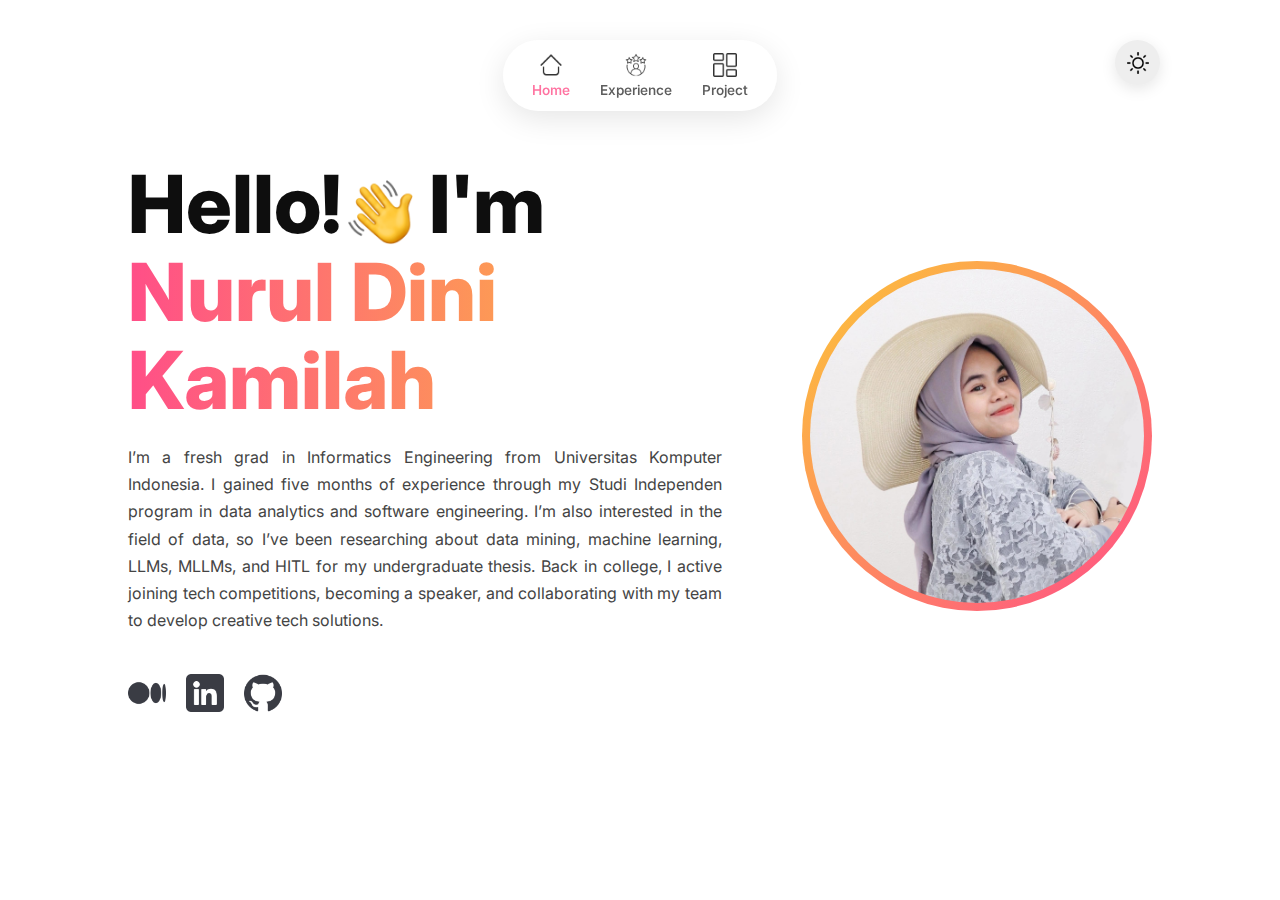
<file: index.html>
<!DOCTYPE html>
<html lang="en">
<head>
  <meta charset="UTF-8" />
  <meta name="viewport" content="width=device-width, initial-scale=1.0" />
  <title>Nurul Dini Portfolio</title>
  <link rel="stylesheet" href="style.css" />
  <link href="https://fonts.googleapis.com/css2?family=Inter:wght@400;500;700;800&display=swap" rel="stylesheet">
</head>
<body>

  <!-- Glass Navigation -->
  <nav class="navbar-glass">
    <ul class="nav-glass-menu">
      <li class="nav-item active">
        <img src="icons/home.png" alt="Home" class="nav-icon">
        <span>Home</span>
      </li>
      <li class="nav-item" onclick="location.href='experience.html'">
        <img src="icons/experience.png" alt="Experience" class="nav-icon">
        <span>Experience</span>
      </li>
      <li class="nav-item" onclick="location.href='project.html'">
        <img src="icons/project.png" alt="Project" class="nav-icon">
        <span>Project</span>
      </li>
    </ul>
  </nav>

  <!-- Theme toggle (pojok kanan atas) -->
  <div class="theme-toggle">
    <img id="theme-icon" src="icons/day.png" alt="Light mode icon">
  </div>

  <!-- Hero Section -->
  <section class="hero">
    <div class="hero-text">
      <h1>
        Hello!<img src="icons/wave.png" alt="wave" class="wave-icon"> I'm <br>
        <span class="highlight">Nurul Dini Kamilah</span>
      </h1>
      <p>I’m a fresh grad in Informatics Engineering from Universitas Komputer Indonesia. 
        I gained five months of experience through my Studi Independen program in data analytics and software engineering. 
        I’m also interested in the field of data, so I’ve been researching about data mining, machine learning, LLMs, MLLMs, and HITL for my undergraduate thesis. Back in college, I active joining tech competitions, becoming a speaker, and collaborating with my team to develop creative tech solutions.</p>
      <div class="social-links">
        <a href="https://medium.com/@nuruldinikamilah/" target="_blank">
            <img src="icons/medium.png" alt="Medium" class="social-icon">
        </a>
        <a href="https://www.linkedin.com/in/nuruldinikamilah" target="_blank">
            <img src="icons/linkedin.png" alt="LinkedIn" class="social-icon">
        </a>
        <a href="https://github.com/nuruldinikamilah" target="_blank">
            <img src="icons/github.png" alt="GitHub" class="social-icon">
        </a>
      </div>

    </div>

    <div class="hero-img">
      <img src="image/nurul.jpg" alt="Avatar" class="avatar" />
    </div>
  </section>

  <!-- Footer -->
  <footer>
    <p></p>
  </footer>

  <script src="script.js"></script>
</body>
</html>
</file>
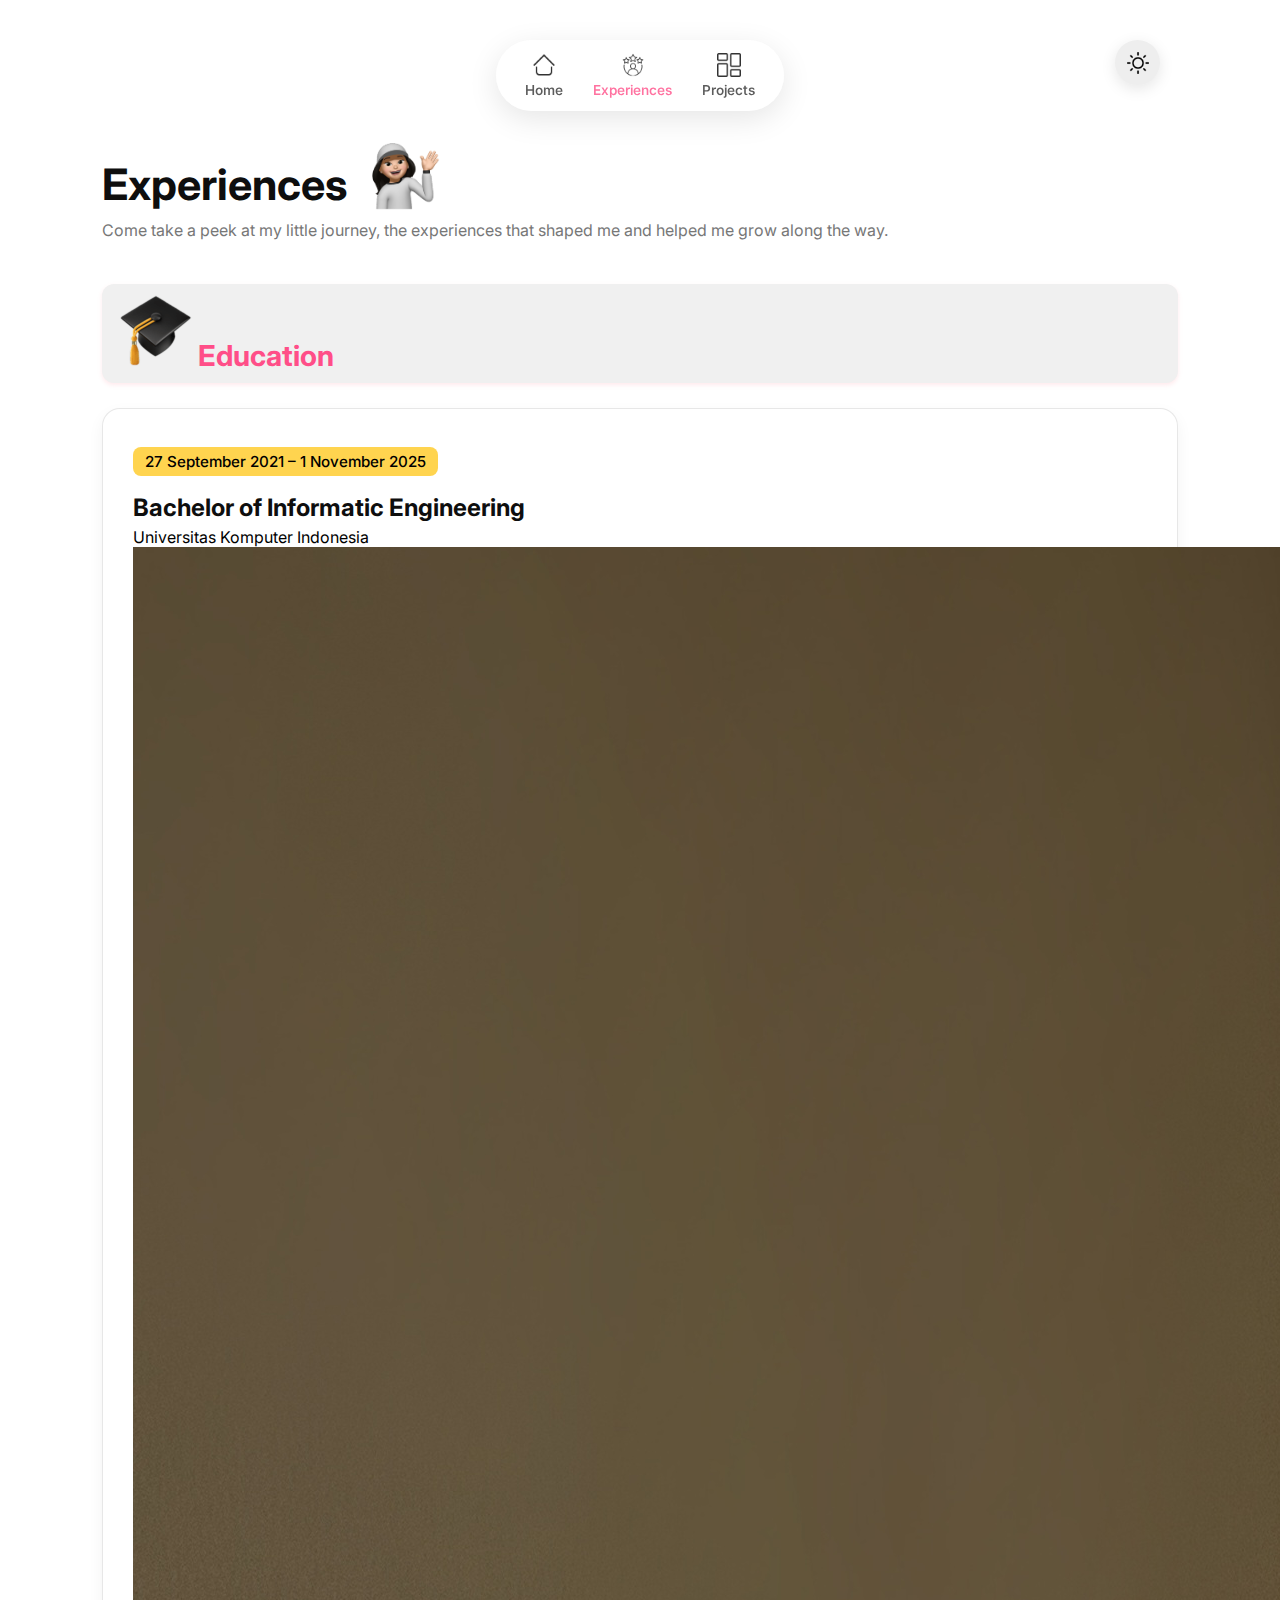
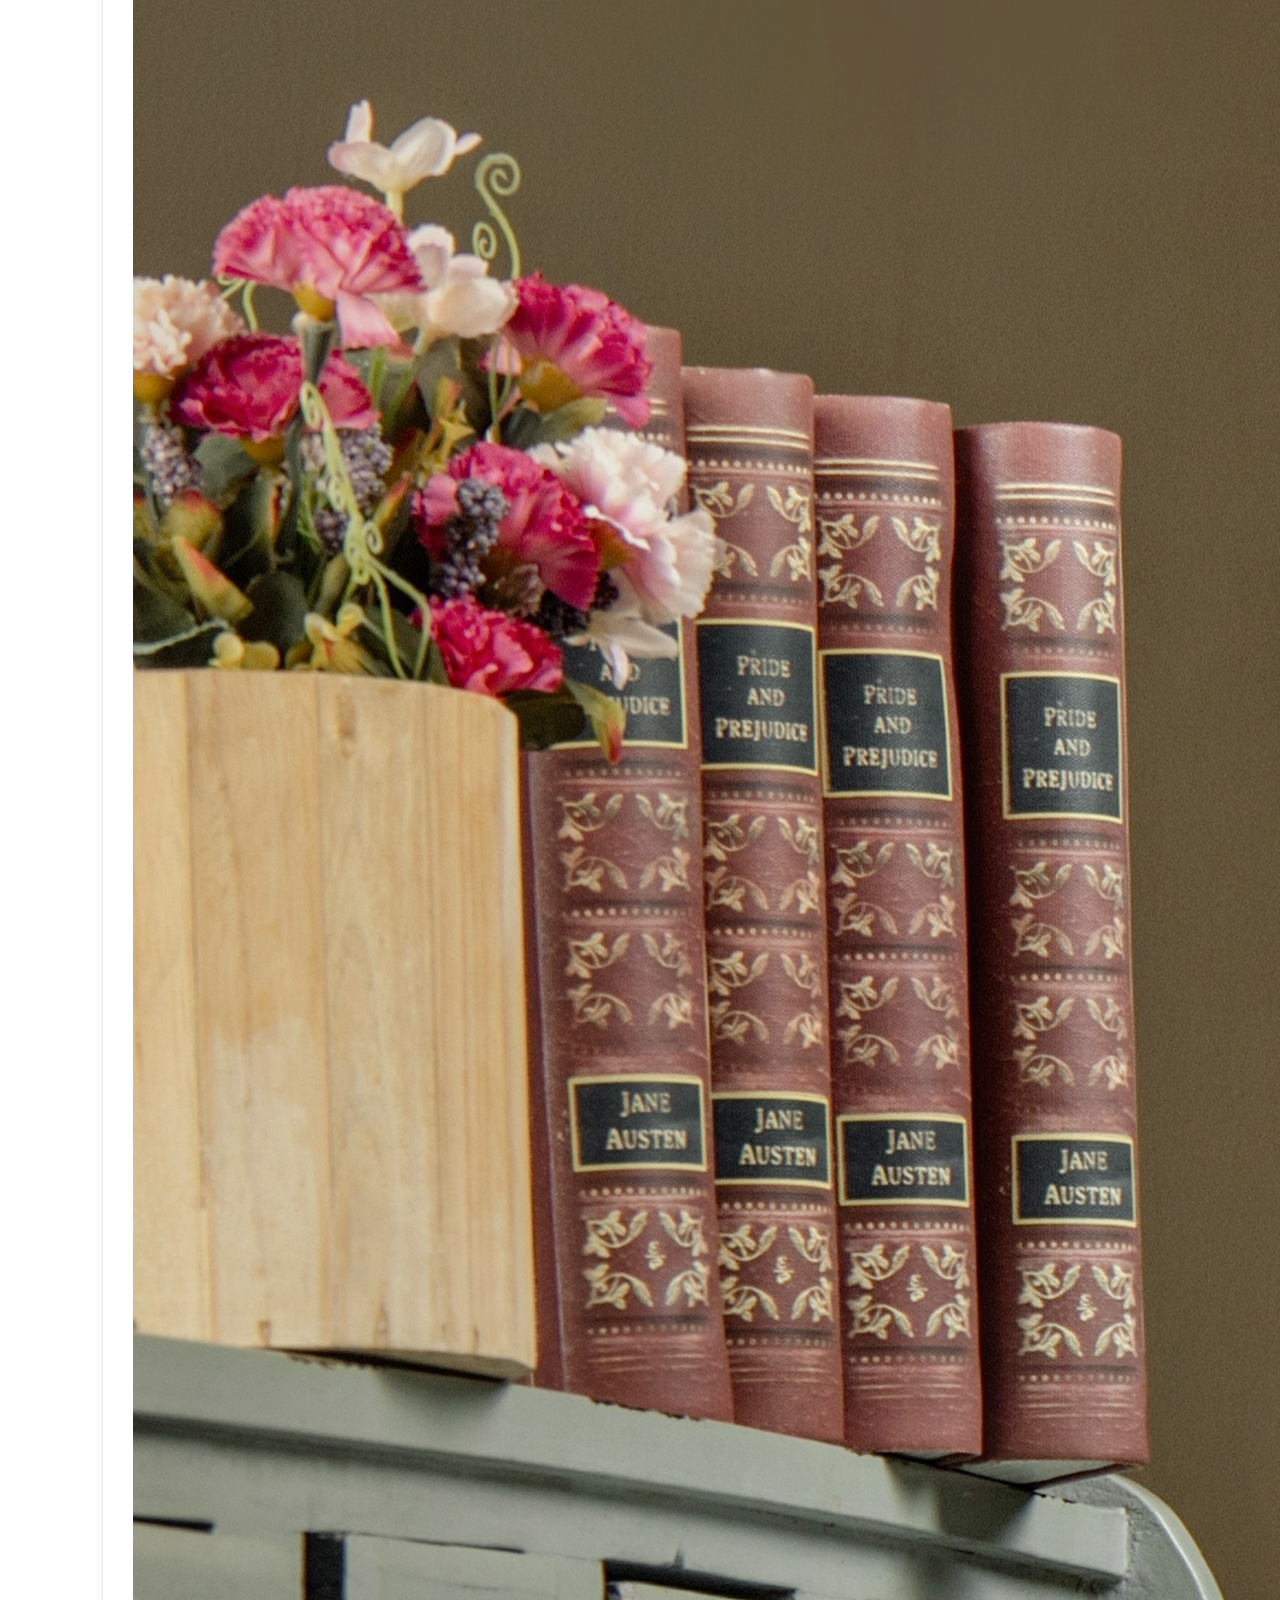
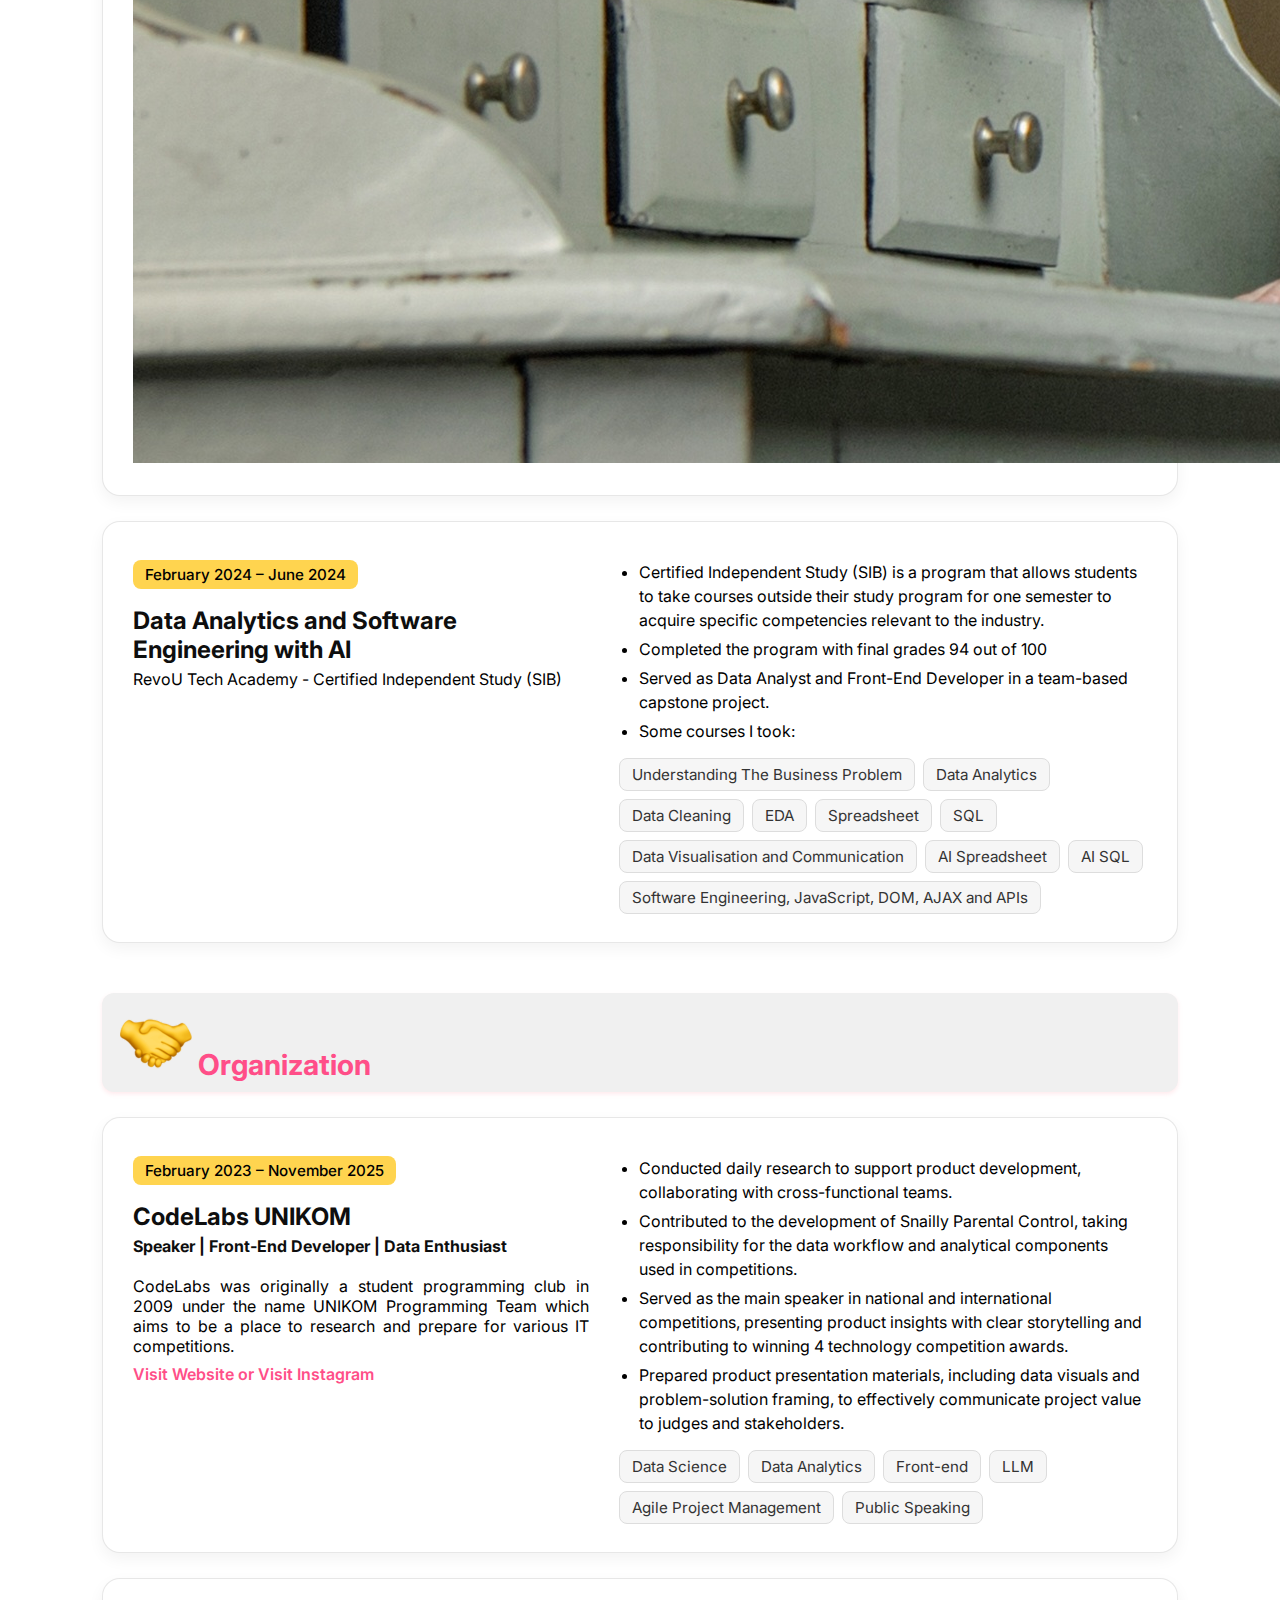
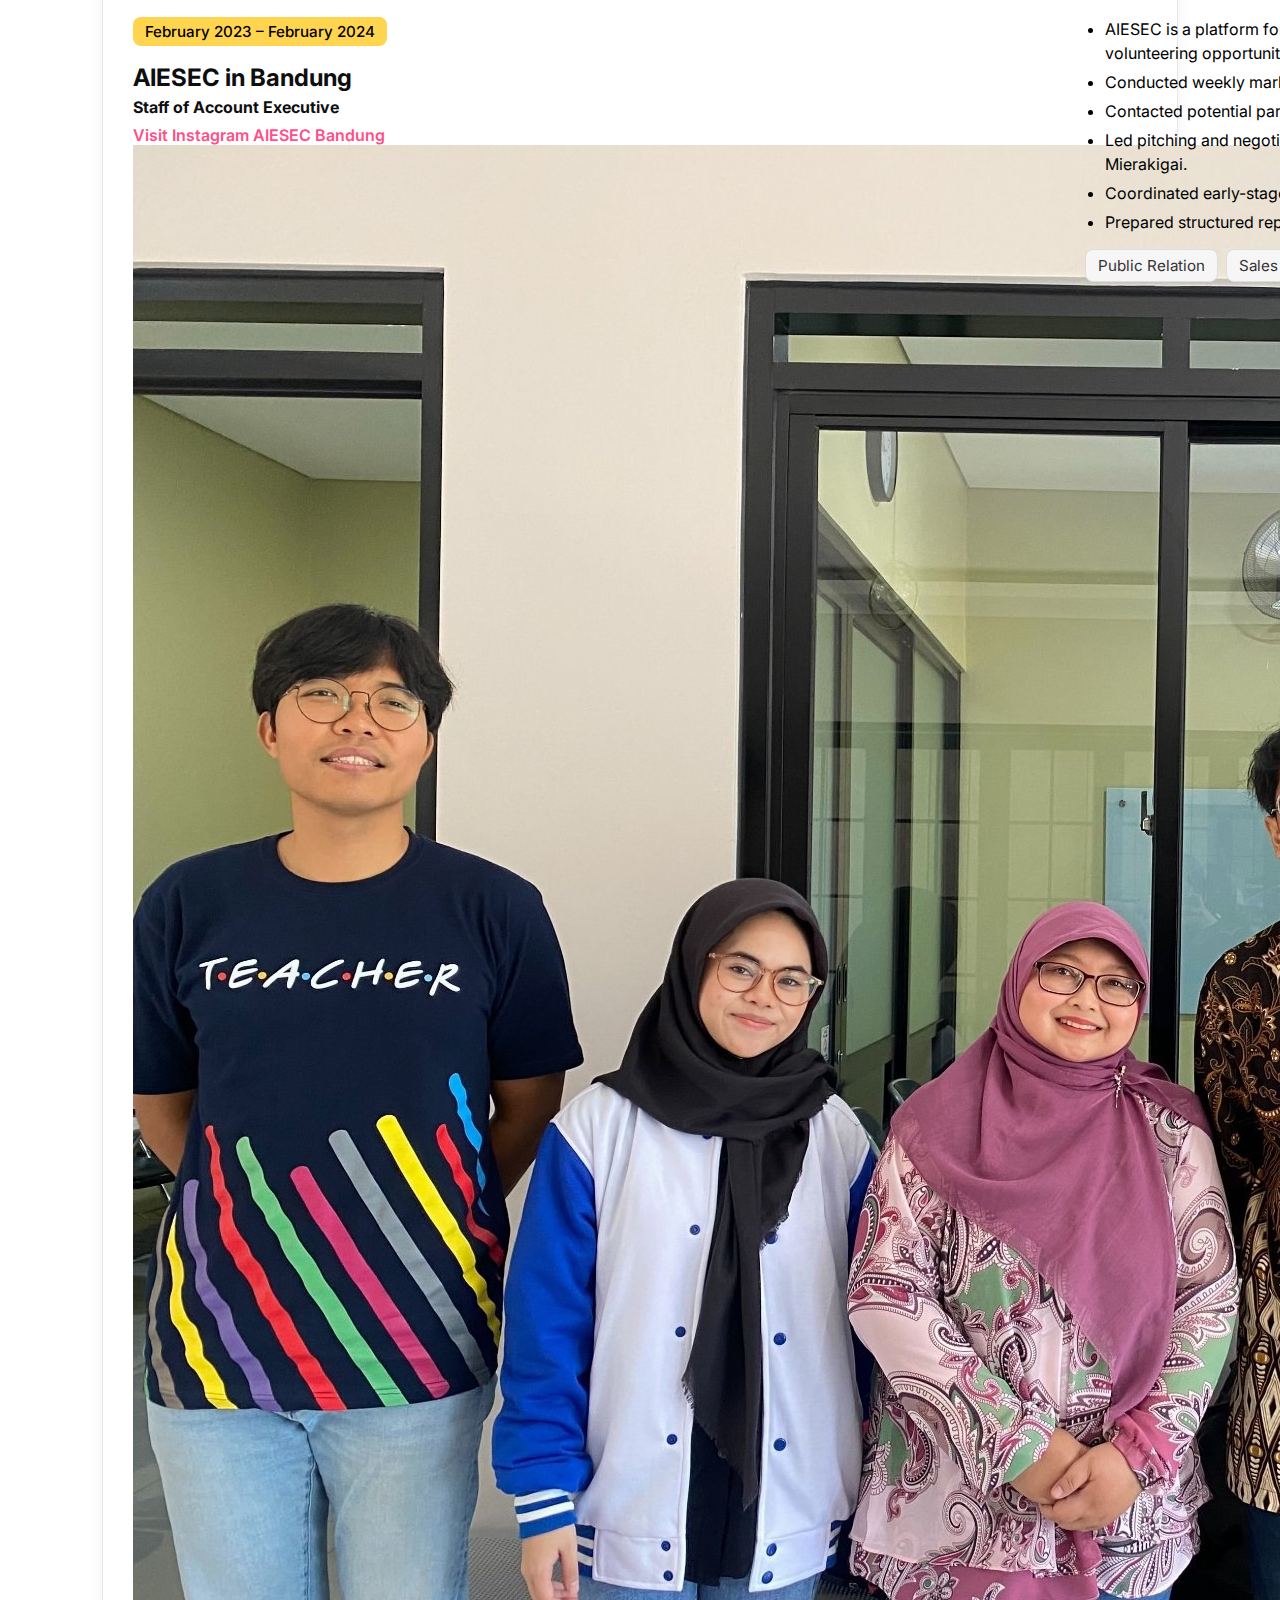
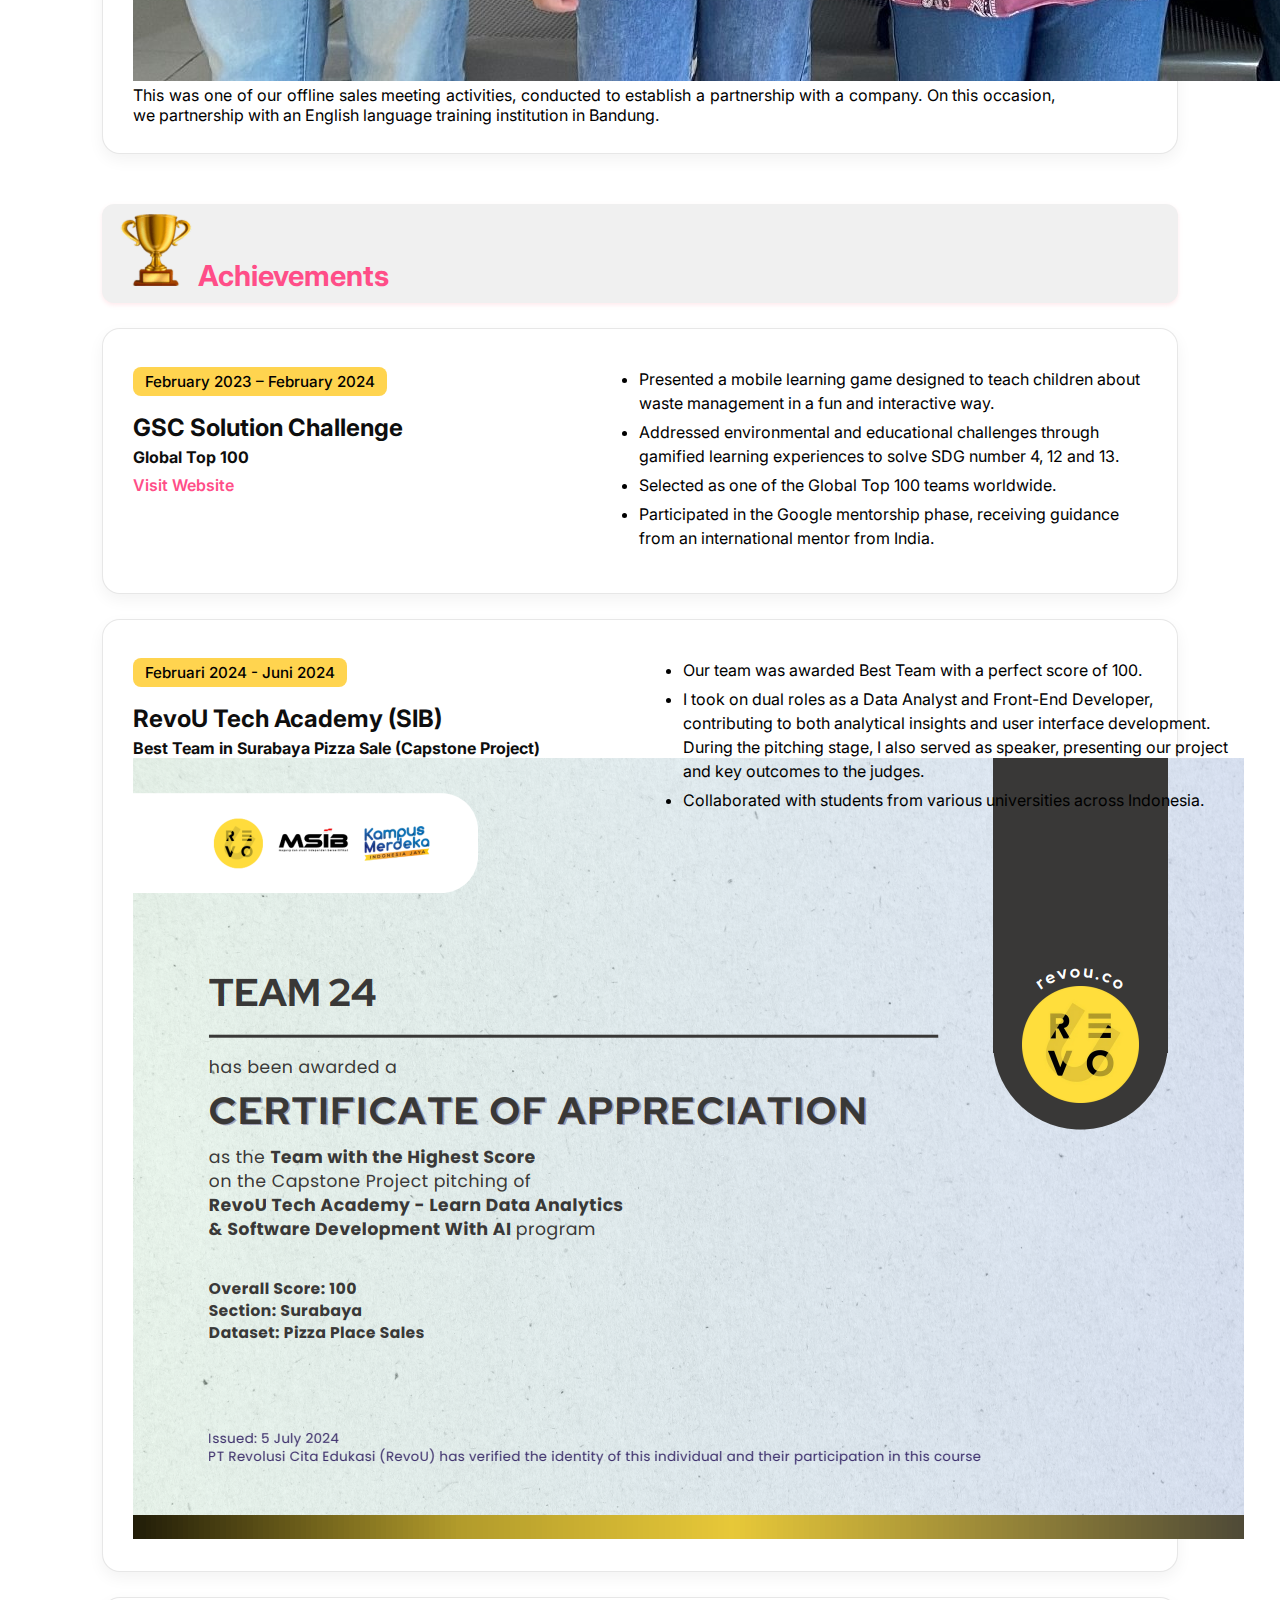
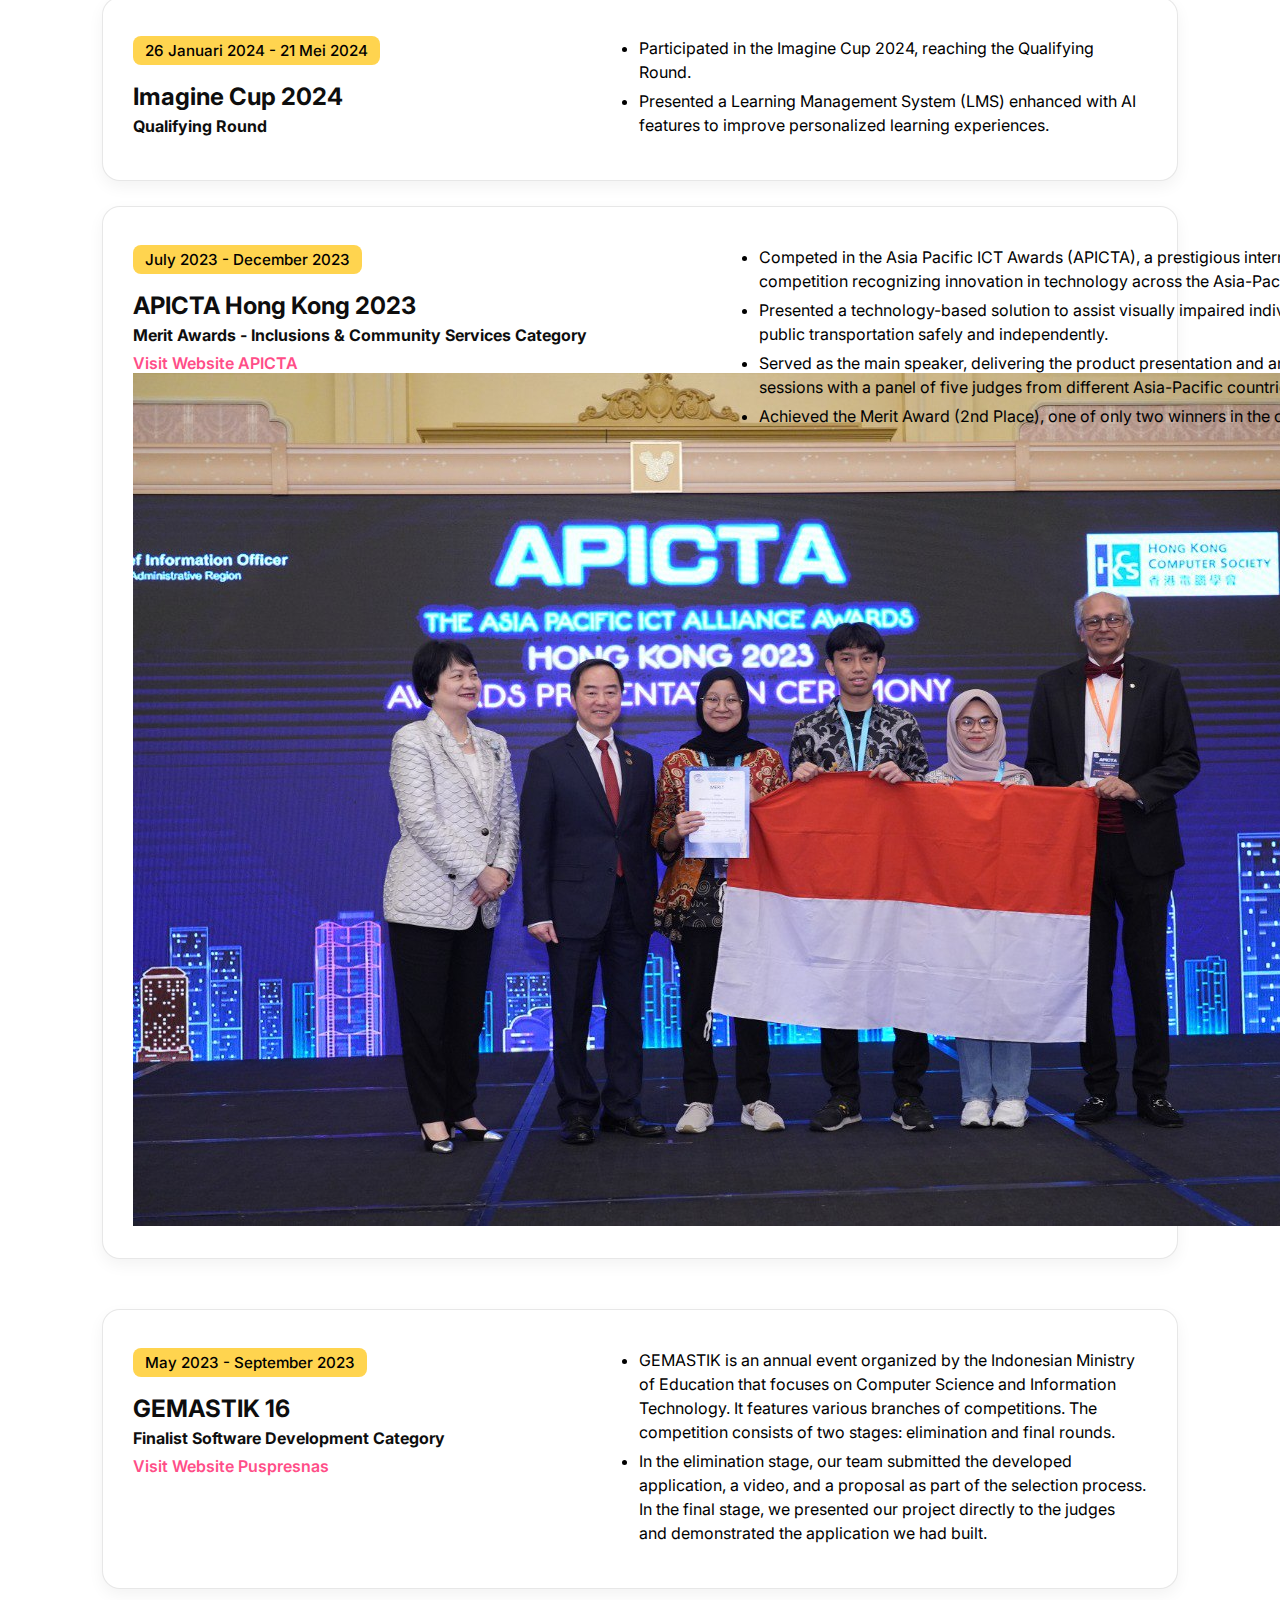
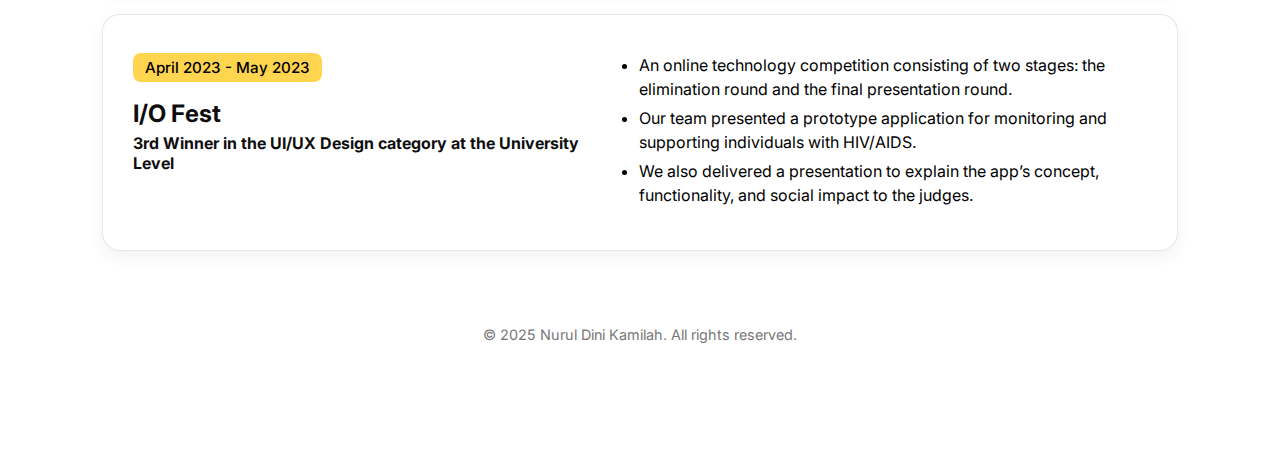
<file: experience.html>
<!DOCTYPE html>
<html lang="en">
<head>
  <meta charset="UTF-8" />
  <meta name="viewport" content="width=device-width, initial-scale=1.0" />
  <title>Experience | Nurul Dini Portfolio</title>
  <link rel="stylesheet" href="style.css" />
  <link href="https://fonts.googleapis.com/css2?family=Inter:wght@400;500;700;800&display=swap" rel="stylesheet">
</head>
<body>

  <!-- Glass Navigation -->
  <nav class="navbar-glass">
    <ul class="nav-glass-menu">
      <li class="nav-item" onclick="location.href='index.html'">
        <img src="icons/home.png" alt="Home" class="nav-icon">
        <span>Home</span>
      </li>
      <li class="nav-item active" onclick="location.href='experience.html'">
        <img src="icons/experience.png" alt="Experience" class="nav-icon">
        <span>Experiences</span>
      </li>
      <li class="nav-item" onclick="location.href='project.html'">
        <img src="icons/project.png" alt="Project" class="nav-icon">
        <span>Projects</span>
      </li>
    </ul>
  </nav>

  <!-- Theme Toggle -->
  <div class="theme-toggle">
    <img id="theme-icon" src="icons/day.png" alt="Light mode icon">
  </div>

  <!-- Experience Section -->
  <section class="experience-section">
    <h1 class="experience-title">Experiences <img src="image/girl4.png" alt="wave" class="girl-icon"></h1>
    <p class="experience-subtitle"> Come take a peek at my little journey, the experiences that shaped me and helped me grow along the way.</p>

    <!-- Education -->
    <section class="experience-content" id="experience">
  <div class="exp-category">
    <h2 class="exp-subtitle"> <img src="icons/education.png" alt="Education Icon" class="exp-icon"> Education
    </h2>

    <!-- Card 1 -->
    <div class="exp-card">
      <div class="exp-content">
        <!-- Kiri -->
        <div class="exp-left">
          <span class="exp-date">27 September 2021 – 1 November 2025</span>
          <h3>Bachelor of Informatic Engineering</h3>
          <p>Universitas Komputer Indonesia</p>
          <img src="image/wisuda.jpg" alt="APICTA 2023" class="exp-image"> 
        </div>

        <!-- Kanan -->
        <div class="exp-right">
          <ul>
            <li>GPA: 3.63 / 4.00 (Cum Laude)</li>
            <li>Awarded Rector’s Scholarship from 5th semester</li>
            <li>Member of Codelabs as front-end sub research</li>
            <li>Some courses I took:</li>
          </ul>
          <div class="exp-tags">
            <span>Algorithm and Data Structured</span>
            <span>Operation Research</span>
            <span>Data Mining</span>
            <span>Business Intelligence and Data Visualization</span>
            <span>AI for Data Science</span>
            <span>Machine Learning</span>
            <span>Database Programming</span>
            <span>Statistic and Probability</span>
            <span>Data Science Basic Programming</span>
          </div>
        </div>
      </div>
    </div>

    <!-- Card 2 -->
    <div class="exp-card">
      <div class="exp-content">
        <div class="exp-left">
          <span class="exp-date">February 2024 – June 2024</span>
          <h3>Data Analytics and Software Engineering with AI</h3>
          <p>RevoU Tech Academy - Certified Independent Study (SIB)</p>
        </div>
        <div class="exp-right">
          <ul>
            <li>Certified Independent Study (SIB) is a program that allows students to take courses outside their study program for one semester to acquire specific competencies relevant to the industry. </li>
            <li>Completed the program with final grades 94 out of 100</li>
            <li>Served as Data Analyst and Front-End Developer in a team-based capstone project.</li>
            <li>Some courses I took:</li>
          </ul>
          <div class="exp-tags">
            <span>Understanding The Business Problem</span>
            <span>Data Analytics</span>
            <span>Data Cleaning</span>
            <span>EDA</span>
            <span>Spreadsheet</span>
            <span>SQL</span>
            <span>Data Visualisation and Communication</span>
            <span>AI Spreadsheet</span>
            <span>AI SQL</span>
            <span>Software Engineering, JavaScript, DOM, AJAX and APIs</span>
          </div>
        </div>
      </div>
    </div>
  </div>

  <!-- Organization -->
  <div class="exp-category">
    <h2 class="exp-subtitle"> <img src="icons/Handshake.png" alt="Education Icon" class="exp-icon"> Organization
    </h2>

    <div class="exp-card">
      <div class="exp-content">
        <div class="exp-left">
          <span class="exp-date">February 2023 – November 2025</span>
          <h3>CodeLabs UNIKOM</h3>
          <h4>Speaker | Front-End Developer | Data Enthusiast</h4>
          <br>
          <p>CodeLabs was originally a student programming club in 2009 under the name UNIKOM Programming Team which aims to be a place to research and  prepare for various IT competitions.</p>
          <a href="https://codelabs.unikom.ac.id/" class="exp-link" target="_blank">Visit Website or </a>
          <a href="https://www.instagram.com/unikomcodelabs/?hl=en" class="exp-link" target="_blank">  Visit Instagram</a>
        </div>
        <div class="exp-right">
          <ul>
            <li>Conducted daily research to support product development, collaborating with cross-functional teams. </li>
            <li>Contributed to the development of Snailly Parental Control, taking responsibility for the data workflow and analytical components used in competitions. </li>
            <li>Served as the main speaker in national and international competitions, presenting product insights with clear storytelling and contributing to winning 4 technology competition awards.</li>
            <li>Prepared product presentation materials, including data visuals and problem-solution framing, to effectively communicate project value to judges and stakeholders.</li>

          </ul>
          <div class="exp-tags">
            <span>Data Science</span>
            <span>Data Analytics</span>
            <span>Front-end</span>
            <span>LLM</span>
            <span>Agile Project Management</span>
            <span>Public Speaking</span>
          </div>
        </div>
      </div>
    </div>
    <div class="exp-card">
      <div class="exp-content">
        <div class="exp-left">
          <span class="exp-date">February 2023 – February 2024</span>
          <h3>AIESEC in Bandung</h3>
          <h4>Staff of Account Executive</h4>
          <a href="https://www.instagram.com/aiesecbandung/" class="exp-link" target="_blank">Visit Instagram AIESEC Bandung</a> 
          <img src="image/aiesec.jpg" alt="AIESEC" class="exp-image">
          <p>This was one of our offline sales meeting activities, conducted to establish a partnership with a company. On this occasion, we partnership with an English language training institution in Bandung.</p>
        </div>
        <div class="exp-right">
          <ul>
            <li>AIESEC is a platform for young people to develop their leadership potential through practical experiences of many kinds, including internships, volunteering opportunities, and more. </li>
            <li>Conducted weekly market research on 10+ companies to identify and qualify potential partners. </li>
            <li>Contacted potential partner companies identified from weekly research to explore collaboration opportunities. </li>
            <li>Led pitching and negotiation meetings, resulting in a successful signed Letter of Agreement (LoA) for 2 companies with SMK Telkom and Mierakigai. </li>
            <li>Coordinated early-stage communication with partners to ensure smooth handover to the internal onboarding team. </li>
            <li>Prepared structured reports on outreach progress for internal stakeholders.

          </ul>
          <div class="exp-tags">
            <span>Public Relation</span>
            <span>Sales Meeting</span>
            <span>Public Speaking</span>
            <span>Market Research</span>
          </div>
        </div>
      </div>
    </div>
  </div>

  <!-- Achievements -->
  <div class="exp-category">
    <h2 class="exp-subtitle"> <img src="icons/Trophy.png" alt="Education Icon" class="exp-icon"> Achievements
    </h2>

    <div class="exp-card">
      <div class="exp-content">
        <div class="exp-left">
          <span class="exp-date">February 2023 – February 2024</span>
          <h3>GSC Solution Challenge</h3>
          <h4>Global Top 100</h4>
          <a href="https://developers.google.com/community/gdsc-solution-challenge/winners" class="exp-link" target="_blank">Visit Website</a> 
        </div>
        <div class="exp-right">
          <ul>
            <li>Presented a mobile learning game designed to teach children about waste management in a fun and interactive way.</li>
            <li>Addressed environmental and educational challenges through gamified learning experiences to solve SDG number 4, 12 and 13.</li>
            <li>Selected as one of the Global Top 100 teams worldwide.</li>
            <li>Participated in the Google mentorship phase, receiving guidance from an international mentor from India.</li>
          </ul>
        </div>
      </div>
    </div>
    <div class="exp-card">
      <div class="exp-content">
        <div class="exp-left">
          <span class="exp-date">Februari 2024 - Juni 2024</span>
          <h3>RevoU Tech Academy (SIB)</h3>
          <h4>Best Team in Surabaya Pizza Sale (Capstone Project)</h4>
          <img src="image/bestteam.png" alt="revou" class="exp-image">
        </div>
        <div class="exp-right">
          <ul>
            <li>Our team was awarded Best Team with a perfect score of 100.</li>
            <li>I took on dual roles as a Data Analyst and Front-End Developer, contributing to both analytical insights and user interface development. During the pitching stage, I also served as speaker, presenting our project and key outcomes to the judges.</li>
            <li>Collaborated with students from various universities across Indonesia.</li>
          </ul>
        </div>
      </div>
    </div>
    <div class="exp-card">
      <div class="exp-content">
        <div class="exp-left">
          <span class="exp-date">26 Januari 2024 - 21 Mei 2024</span>
          <h3>Imagine Cup 2024</h3>
          <h4>Qualifying Round</h4>
        </div>
        <div class="exp-right">
          <ul>
            <li>Participated in the Imagine Cup 2024, reaching the Qualifying Round.</li>
            <li>Presented a Learning Management System (LMS) enhanced with AI features to improve personalized learning experiences.</li>
          </ul>
        </div>
      </div>
    </div>
    <div class="exp-card">
      <div class="exp-content">
        <div class="exp-left">
          <span class="exp-date">July 2023 - December 2023</span>
          <h3>APICTA Hong Kong 2023</h3>
          <h4>Merit Awards - Inclusions & Community Services Category</h4>
          <a href="https://apicta.org/past-winners/" class="exp-link" target="_blank">Visit Website APICTA</a> 
          <img src="image/apicta.jpg" alt="AIESEC" class="exp-image">
        </div>
        <div class="exp-right">
          <ul>
            <li>Competed in the Asia Pacific ICT Awards (APICTA), a prestigious international competition recognizing innovation in technology across the Asia-Pacific region.</li>
            <li>Presented a technology-based solution to assist visually impaired individuals in using public transportation safely and independently.</li>
            <li>Served as the main speaker, delivering the product presentation and answering Q&A sessions with a panel of five judges from different Asia-Pacific countries.</li>
            <li>Achieved the Merit Award (2nd Place), one of only two winners in the category</li>            
          </ul>
        </div>
      </div>
    </div>
  </div>

    <div class="exp-card">
      <div class="exp-content">
        <div class="exp-left">
          <span class="exp-date">May 2023 - September 2023</span>
          <h3>GEMASTIK 16</h3>
          <h4>Finalist Software Development Category</h4>
          <a href="https://pusatprestasinasional.kemdikbud.go.id/"class="exp-link" target="_blank">Visit Website Puspresnas</a>
        </div>
        <div class="exp-right">
          <ul>
            <li>GEMASTIK is an annual event organized by the Indonesian Ministry of Education that focuses on Computer Science and Information Technology. It features various branches of competitions. The competition consists of two stages: elimination and final rounds.</li>
            <li>In the elimination stage, our team submitted the developed application, a video, and a proposal as part of the selection process. In the final stage, we presented our project directly to the judges and demonstrated the application we had built.</li>          
          </ul>
        </div>
      </div>
    </div>
    <div class="exp-card">
      <div class="exp-content">
        <div class="exp-left">
          <span class="exp-date">April 2023 - May 2023</span>
          <h3>I/O Fest</h3>
          <h4>3rd Winner in the UI/UX Design category at the University Level</h4>
        </div>
        <div class="exp-right">
          <ul>
            <li>An online technology competition consisting of two stages: the elimination round and the final presentation round.</li>
            <li>Our team presented a prototype application for monitoring and supporting individuals with HIV/AIDS.</li>
            <li>We also delivered a presentation to explain the app’s concept, functionality, and social impact to the judges.</li>          
          </ul>
        </div>
      </div>
    </div>
</section>

  <!-- Footer -->
  <footer>
    <p>© 2025 Nurul Dini Kamilah. All rights reserved.</p>
  </footer>

  <script src="script.js"></script>
</body>
</html>
</file>
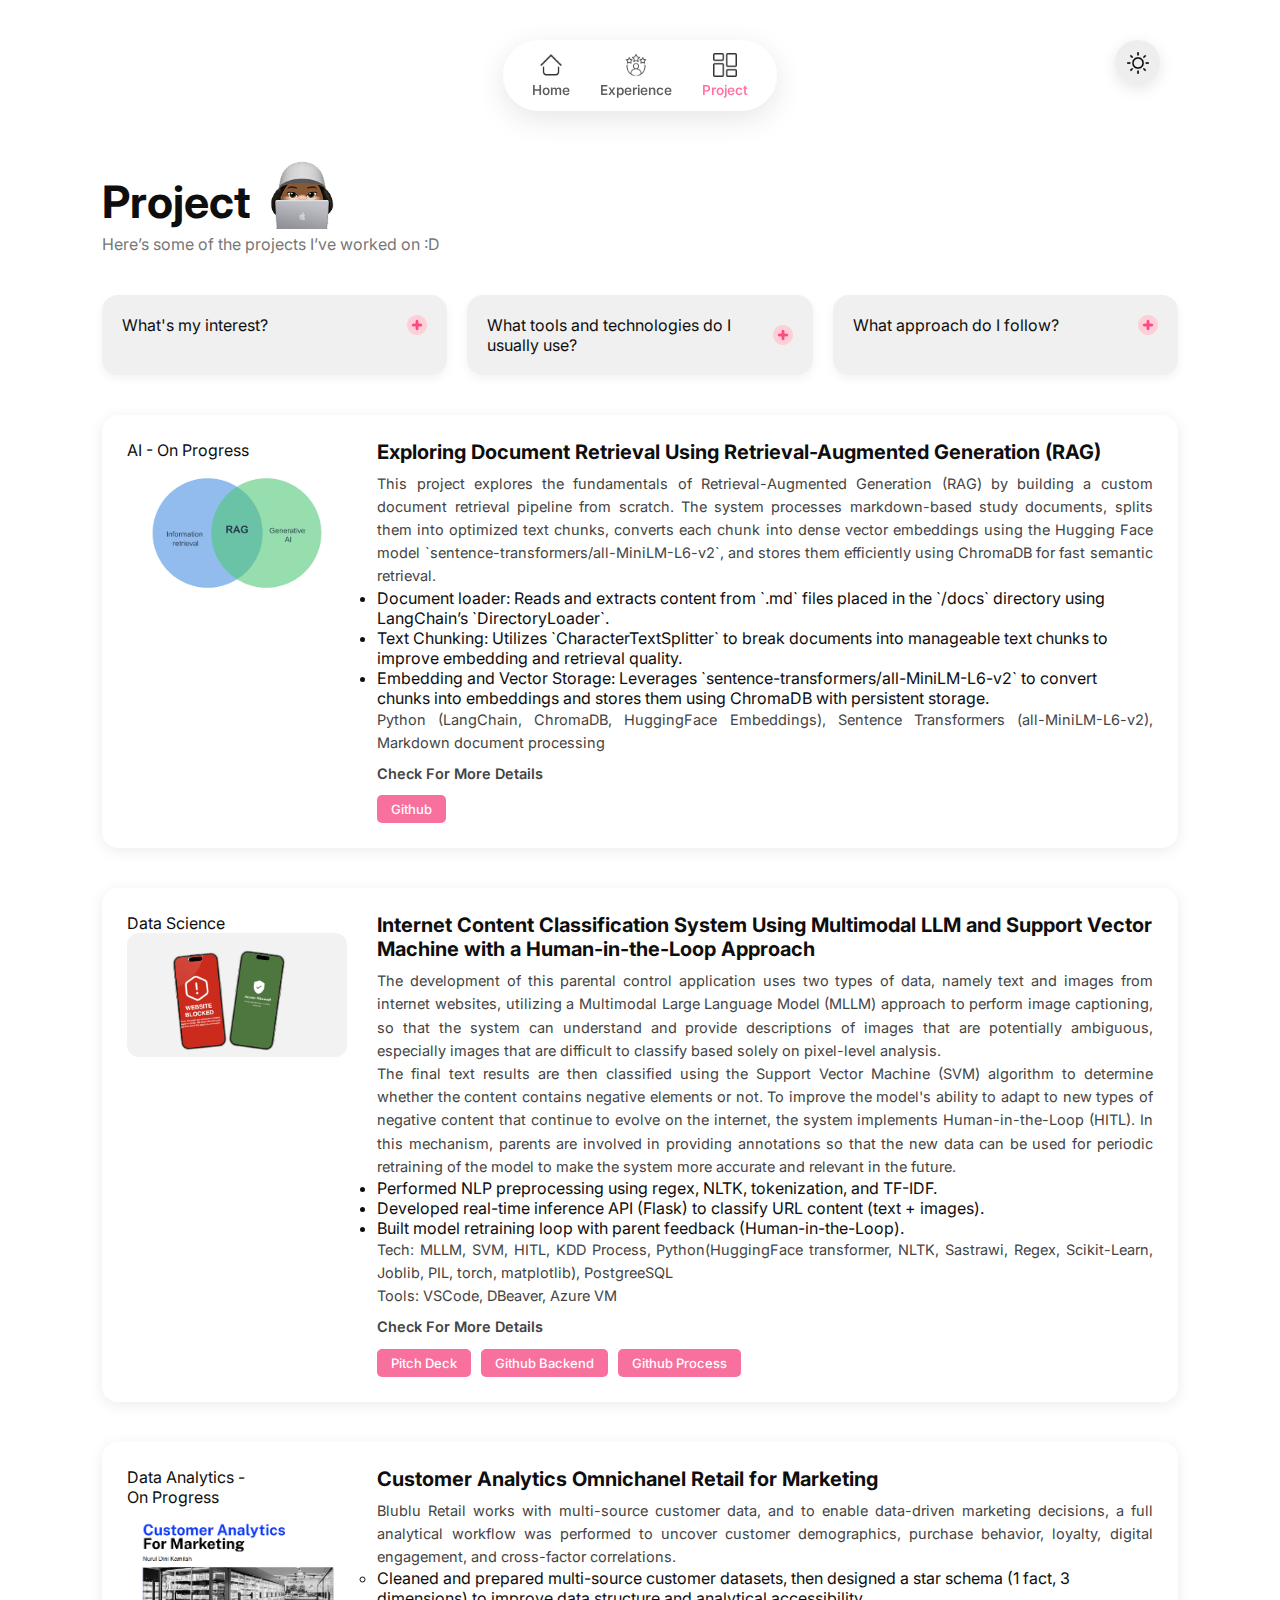
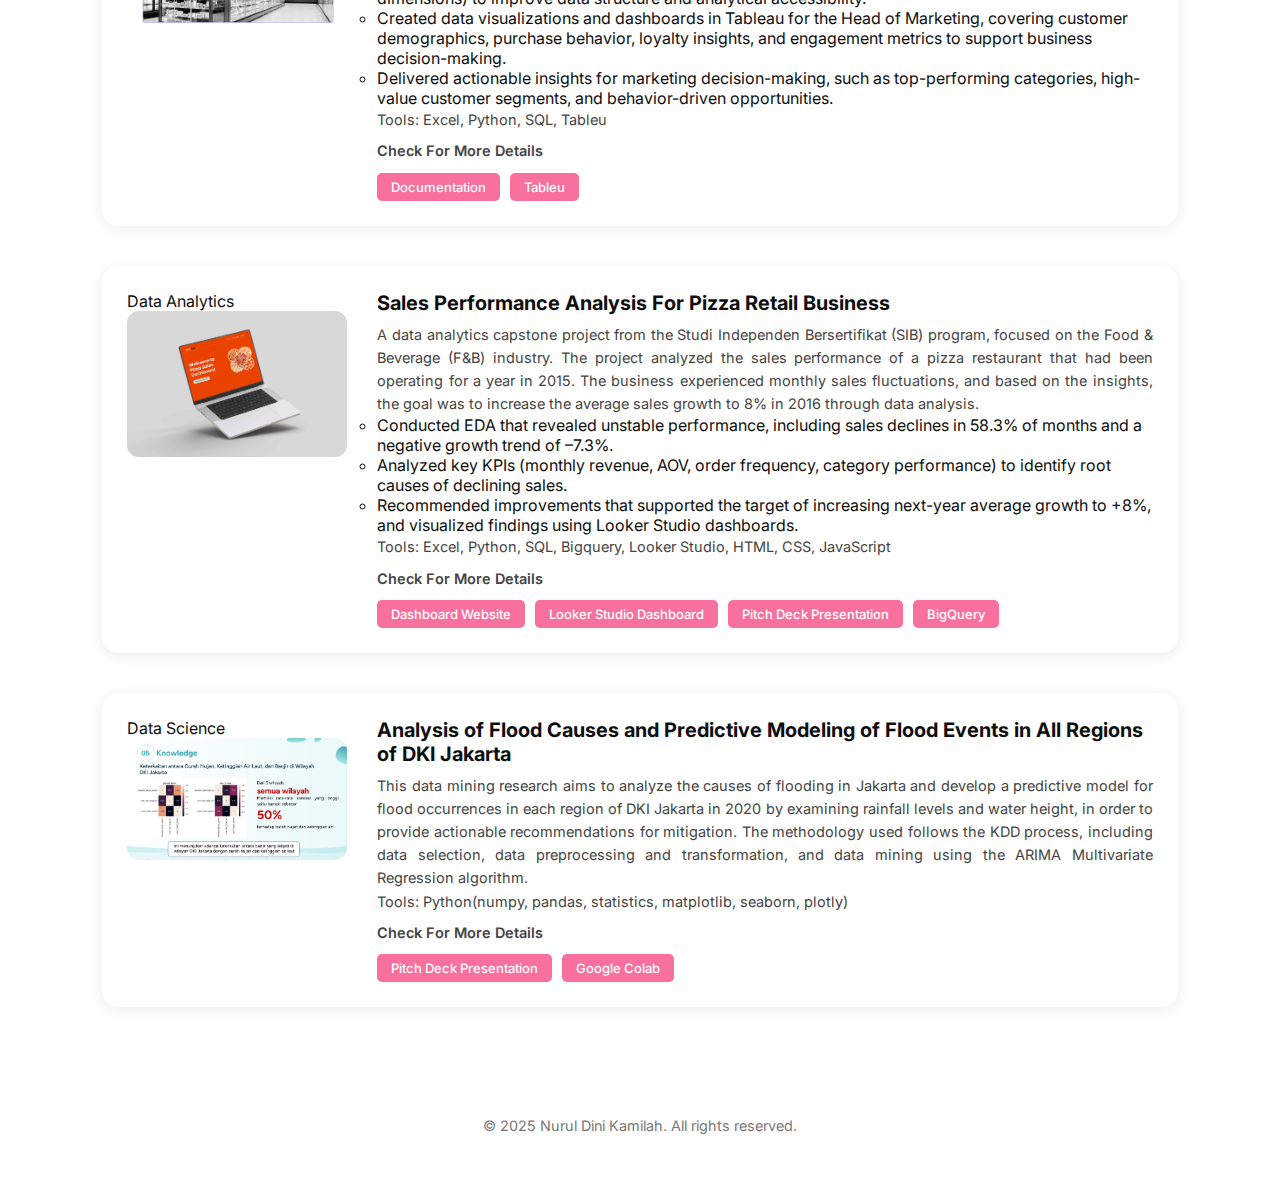
<file: project.html>
<!DOCTYPE html>
<html lang="en">
<head>
  <meta charset="UTF-8" />
  <meta name="viewport" content="width=device-width, initial-scale=1.0" />
  <title>Projects | Nurul Dini Portfolio</title>
  <link rel="stylesheet" href="style.css" />
  <link href="https://fonts.googleapis.com/css2?family=Inter:wght@400;500;700;800&display=swap" rel="stylesheet">
</head>
<body>

  <!-- Glass Navigation (sama dengan index.html) -->
  <nav class="navbar-glass">
    <ul class="nav-glass-menu">
      <li class="nav-item" onclick="location.href='index.html'">
        <img src="icons/home.png" alt="Home" class="nav-icon">
        <span>Home</span>
      </li>
      <li class="nav-item" onclick="location.href='experience.html'">
        <img src="icons/experience.png" alt="Experience" class="nav-icon">
        <span>Experience</span>
      </li>
      <li class="nav-item active">
        <img src="icons/project.png" alt="Project" class="nav-icon">
        <span>Project</span>
      </li>
    </ul>
  </nav>

  <!-- Theme Toggle -->
  <div class="theme-toggle">
    <img id="theme-icon" src="icons/day.png" alt="Light mode icon">
  </div>

  <!-- Project Section -->
  <section class="project-section">
    <h1 class="project-title">Project<img src="image/girl2.png" alt="wave" class="girl-icon"> </h1>
    <p class="project-subtitle">Here’s some of the projects I’ve worked on :D</p>

    <!-- FAQ Section -->
    <div class="faq-container">
      <div class="faq-item">
        <div class="faq-question">
          <span>What's my interest?</span>
          <img src="icons/add.png" alt="expand icon" class="toggle-icon">
        </div>
        <div class="faq-answer">
         My main interests revolve around Data Science and Data Analytics. I love exploring data to understand patterns, uncover root causes, and build predictive or analytical solutions that solve actual problems. I’m especially excited about data mining, machine learning, and designing dashboards that support strategic decision-making.
        </div>
      </div>

      <div class="faq-item">
        <div class="faq-question">
          <span>What tools and technologies do I usually use?</span>
          <img src="icons/add.png" alt="expand icon" class="toggle-icon">
        </div>
        <div class="faq-answer">          
          I mainly work with Python (Pandas, Scikit-Learn, NLTK, Transformers, TensorFlow/PyTorch, HuggingFace), I also work with SQL for querying data across different environments, including PostgreSQL, MySQL, and custom SQL queries in BI tools like Tableau, 
          Visualization tools (Tableau, Looker Studio, Power BI, Matplotlib), 
          Deployment tools (Flask APIs, Git), 
          and design tools like Figma & Canva.
        </div>
      </div>

      <div class="faq-item">
        <div class="faq-question">
          <span>What approach do I follow?</span>
          <img src="icons/add.png" alt="expand icon" class="toggle-icon">
        </div>
        <div class="faq-answer">
          I usually follow the Data Science Life Cycle or KDD process because it fits well with tasks like pattern extraction, feature engineering, and model building. I prioritize preprocessing and transformation stages since good data preparation greatly improves the quality of the mining results.
        </div>
      </div>
    </div>
    
    <!--Project Lima-->
    <div class="project-list">
      <div class="project-card">
        <div class="project-image-wrapper">
          <div class="project-label">AI - On Progress</div>
          <img src="image/rag.png" class="project-img">
        </div>
        <div class="project-info">
          <h2>Exploring Document Retrieval Using Retrieval-Augmented Generation (RAG)</h2>
          <p>
            This project explores the fundamentals of Retrieval-Augmented Generation (RAG) by building a custom
            document retrieval pipeline from scratch. The system processes markdown-based study documents, splits them into optimized text chunks, converts each chunk into dense vector embeddings using the Hugging Face model `sentence-transformers/all-MiniLM-L6-v2`, 
            and stores them efficiently using ChromaDB for fast semantic retrieval.
          </p>
          <ul>
            <li>Document loader: Reads and extracts content from `.md` files placed in the `/docs` directory using LangChain’s `DirectoryLoader`.</li>
            <li>Text Chunking: Utilizes `CharacterTextSplitter` to break documents into manageable text chunks to improve embedding and retrieval quality.</li>
            <li>Embedding and Vector Storage: Leverages `sentence-transformers/all-MiniLM-L6-v2` to convert chunks into embeddings and stores them using ChromaDB with persistent storage.</li>
          </ul>
          <p class="tools-used">Python (LangChain, ChromaDB, HuggingFace Embeddings), Sentence Transformers (all-MiniLM-L6-v2), Markdown document processing </p>
          <p class="details-title">Check For More Details</p>
          <div class="button-group">
            <a href="https://github.com/nuruldinikamilah/rag-langchain.git" target="_blank" class="btn-yellow">Github</a>
          </div>
        </div>
      </div>
    </div>

    <!--Project Empat-->
    <div class="project-list">
      <div class="project-card">
        <div class="project-image-wrapper">
          <div class="project-label">Data Science</div>
          <img src="image/snailly.png" class="project-img">
        </div>
        <div class="project-info">
          <h2>Internet Content Classification System Using Multimodal LLM and Support Vector Machine with a Human-in-the-Loop Approach</h2>
          <p>
            The development of this parental control application uses two types of data, namely text and images from internet websites, utilizing a Multimodal Large Language Model (MLLM) approach to perform image captioning, so that the system can understand and provide descriptions of images that are potentially ambiguous, especially images that are difficult to classify based solely on pixel-level analysis. 
            <br>
            The final text results are then classified using the Support Vector Machine (SVM) algorithm to determine whether the content contains negative elements or not. To improve the model's ability to adapt to new types of negative content that continue to evolve on the internet, the system implements Human-in-the-Loop (HITL). In this mechanism, parents are involved in providing annotations so that the new data can be used for periodic retraining of the model to make the system more accurate and relevant in the future.
          </p>
          <ul>
            <li>Performed NLP preprocessing using regex, NLTK, tokenization, and TF-IDF.</li>
            <li>Developed real-time inference API (Flask) to classify URL content (text + images).</li>
            <li>Built model retraining loop with parent feedback (Human-in-the-Loop).</li>
          </ul>
          <p class="tools-used">Tech: MLLM, SVM, HITL, KDD Process, Python(HuggingFace transformer, NLTK, Sastrawi, Regex, Scikit-Learn, Joblib, PIL, torch, matplotlib), PostgreeSQL</p>
          <p class="tools-used">Tools: VSCode, DBeaver, Azure VM</p>
          <p class="details-title">Check For More Details</p>
          <div class="button-group">
            <a href="https://docs.google.com/presentation/d/1UX5bLYZvevfdDGFiXgpFGGcrBRdsYYYF/edit?usp=sharing&ouid=115347522749155457000&rtpof=true&sd=true" target="_blank" class="btn-yellow">Pitch Deck</a>
            <a href="https://github.com/nuruldinikamilah/snailly-backend-thesis.git" target="_blank" class="btn-yellow">Github Backend</a>
            <a href=""target="_blank" class="btn-yellow">Github Process</a>
          </div>
        </div>
      </div>
    </div>

    <!-- Project Lima
    <div class="project-list">
      <div class="project-card">
        <div class="project-image-wrapper">
          <div class="project-label">Data Science</div>
          <img src="image/textanalisis.png" class="project-img">
        </div>
        <div class="project-info">
          <h2>Text Analysis for the 2024 West Java Regional Head Elections (Pilkada) on Twitter</h2>
          <p>
            Twitter has become a space for public discussion where people can express their opinions and shape public perception. However, with the large volume of data and linguistic diversity, such as abbreviations, processing and understanding the available data poses a unique challenge.
            Therefore, an analysis was conducted to examine the various opinions that emerged and identify the main issues of concern during the 2024 West Java regional elections.
          </p>
          <p class="tools-used">Python (Sastrawi, NLTK swifter, gensim, wordcloud, matplotlib, pyLDAvisa)</p>
          <p class="details-title">Check For More Details</p>
          <div class="button-group">
            <a href="https://drive.google.com/file/d/1DaqX1Ms1uMwr_okv-Tt3dKTBtM7vekh_/view?usp=sharing" target="_blank" class="btn-yellow">Google Colab</a>
          </div>
        </div>
      </div>
    </div> -->

    <!-- Project Tiga -->
    <div class="project-list">
      <div class="project-card">
        <div class="project-image-wrapper">
          <div class="project-label">Data Analytics - <br> On Progress</div>
          <img src="image/blublu.png" class="project-img">
        </div>
        <div class="project-info">
          <h2>Customer Analytics Omnichanel Retail for Marketing</h2>
          <p>
            Blublu Retail works with multi-source customer data, and to enable data-driven marketing decisions, a full analytical workflow was performed to uncover customer demographics, purchase behavior, loyalty, digital engagement, and cross-factor correlations.
          </p>
          <ul style="list-style-type: circle;">
            <li>Cleaned and prepared multi-source customer datasets, then designed a star schema (1 fact, 3 dimensions) to improve data structure and analytical accessibility.</li>
            <li>Created data visualizations and dashboards in Tableau for the Head of Marketing, covering customer demographics, purchase behavior, loyalty insights, and engagement metrics to support business decision-making.</li>
            <li>Delivered actionable insights for marketing decision-making, such as top-performing categories, high-value customer segments, and behavior-driven opportunities.</li>
          <p class="tools-used">Tools: Excel, Python, SQL, Tableu</p>
          <p class="details-title">Check For More Details</p>
          <div class="button-group">
            <a href="https://drive.google.com/file/d/1-3TzgZHlF8kSyMwo6DDbF_JOhzEAH5Ym/view?usp=sharing" target="_blank" class="btn-yellow">Documentation</a>
            <a href="" target="https://public.tableau.com/views/SalesPerformance_17664159721330/Dashboard1?:language=en-US&publish=yes&:sid=&:redirect=auth&:display_count=n&:origin=viz_share_link" class="btn-yellow">Tableu</a>
          </div>
        </div>
      </div>
    </div>

    <!-- Project Kedua -->
    <div class="project-list">
      <div class="project-card">
        <div class="project-image-wrapper">
          <div class="project-label">Data Analytics</div>
          <img src="image/pizzasales.png" class="project-img">
        </div>
        <div class="project-info">
          <h2>Sales Performance Analysis For Pizza Retail Business</h2>
          <p>
            A data analytics capstone project from the Studi Independen Bersertifikat (SIB) program, 
            focused on the Food & Beverage (F&B) industry. The project analyzed the sales performance 
            of a pizza restaurant that had been operating for a year in 2015. The business experienced 
            monthly sales fluctuations, and based on the insights, the goal was to increase the average 
            sales growth to 8% in 2016 through data analysis.
          </p>
          <ul style="list-style-type: circle;">
            <li>Conducted EDA that revealed unstable performance, including sales declines in 58.3% of months and a negative growth trend of –7.3%.</li>
            <li>Analyzed key KPIs (monthly revenue, AOV, order frequency, category performance) to identify root causes of declining sales.</li>
            <li>Recommended improvements that supported the target of increasing next-year average growth to +8%, and visualized findings using Looker Studio dashboards.</li>
          </ul>
          <p class="tools-used">Tools: Excel, Python, SQL, Bigquery, Looker Studio, HTML, CSS, JavaScript </p>
          <p class="details-title">Check For More Details</p>
          <div class="button-group">
            <a href="https://km-feb24-surabaya-24.vercel.app/" target="_blank" class="btn-yellow">Dashboard Website</a>
            <a href="http://bit.ly/looker24surabaya" target="_blank" class="btn-yellow">Looker Studio Dashboard</a>
            <a href="https://drive.google.com/file/d/1XZ0OtL_nev8w8yUsEbnqzBdrQvv07VWA/view?usp=sharing" target="_blank" class="btn-yellow">Pitch Deck Presentation</a>
            <a href="https://intip.in/BigQueryTim24" target="_blank" class="btn-yellow">BigQuery</a>
          </div>
        </div>
      </div>
    </div>

    <!-- Project Kedua -->
    <div class="project-list">
      <div class="project-card">
        <div class="project-image-wrapper">
          <div class="project-label">Data Science</div>
          <img src="image/banjir2.png" class="project-img">
        </div>
        <div class="project-info">
          <h2>Analysis of Flood Causes and Predictive Modeling of Flood Events in All Regions of DKI Jakarta</h2>
          <p>
            This data mining research aims to analyze the causes of flooding in Jakarta and develop a predictive model for flood 
            occurrences in each region of DKI Jakarta in 2020 by examining rainfall levels and water height, in order 
            to provide actionable recommendations for mitigation. The methodology used follows the KDD process, including 
            data selection, data preprocessing and transformation, and data mining using the ARIMA Multivariate Regression algorithm.
          </p>
          <p class="tools-used">Tools: Python(numpy, pandas, statistics, matplotlib, seaborn, plotly)</p>
          <p class="details-title">Check For More Details</p>
          <div class="button-group">
            <a href="https://drive.google.com/file/d/17dQr2Ogb-C17iYrCYXGQ04f9gaO0uIHm/view?usp=sharing" target="_blank" class="btn-yellow">Pitch Deck Presentation</a>
            <a href="https://drive.google.com/file/d/1iAI_AZjq6epXZhiEXLNb4sQc5lcormdX/view?usp=sharing" target="_blank" class="btn-yellow">Google Colab</a>
          </div>
        </div>
      </div>
    </div>

  </section>
  <!-- Footer -->
  <footer>
    <p>© 2025 Nurul Dini Kamilah. All rights reserved.</p>
  </footer>

  <script src="project.js"></script>
  <script src="script.js"></script>
</body>
</html>
</file>
<file: style.css>
/* Global reset */
* {
  margin: 0;
  padding: 0;
  box-sizing: border-box;
}

body {
  font-family: "Inter", sans-serif;
  color: #0e0e0e;
  background-color: rgba(255, 255, 255, 0.25);
  transition: background 0.4s ease, color 0.4s ease;
  overflow-x: hidden;
}

/* === GLASS NAVBAR === */
.navbar-glass {
  position: fixed;
  top: 40px;
  left: 50%;
  transform: translateX(-50%);
  background: rgba(255, 255, 255, 0.35);
  backdrop-filter: blur(20px);
  -webkit-backdrop-filter: blur(20px);
  border: 1px solid rgba(255, 255, 255, 0.3);
  border-radius: 50px;
  box-shadow: 0 8px 30px rgba(0, 0, 0, 0.1);
  padding: 12px 28px;
  z-index: 9999; 
}

/* === THEME TOGGLE ICON === */
.theme-toggle {
  position: fixed;
  top: 40px;
  right: 120px;
  width: 45px;
  height: 45px;
  border-radius: 50%;
  background: rgba(255, 255, 255, 0.6);
  backdrop-filter: blur(10px);
  -webkit-backdrop-filter: blur(10px);
  box-shadow: 0 4px 15px rgba(0, 0, 0, 0.1);
  cursor: pointer;
  display: flex;
  align-items: center;
  justify-content: center;
  transition: all 0.3s ease;
  z-index: 9999;
}

.theme-toggle:hover {
  background: rgba(255, 255, 255, 0.8);
  transform: scale(1.1);
}

.theme-toggle img {
  width: 22px;
  height: 22px;
  transition: all 0.3s ease;
}

body.dark .theme-toggle {
  background: rgba(30, 30, 30, 0.6);
}

body.dark .theme-toggle img {
  filter: invert(1);
}

.wave-icon {
  width: 65px;             
  height: auto;            
  vertical-align: middle;  
  margin-left: 6px;        
  animation: waveMotion 2s ease-in-out infinite; 
}

/* Menu container */
.nav-glass-menu {
  list-style: none;
  display: flex;
  align-items: center;
  justify-content: center;
  gap: 30px;
  margin: 0;
  padding: 0;
}

/* Each item */
.nav-item {
  display: flex;
  flex-direction: column;
  align-items: center;
  font-size: 0.85rem;
  font-weight: 550;
  color: #333;
  opacity: 0.8;
  cursor: pointer;
  transition: all 0.3s ease;
}

.nav-item:hover {
  opacity: 1;
  transform: translateY(-2px);
}

.nav-icon {
  width: 24px;
  height: 24px;
  margin-bottom: 5px;
}

.nav-item.active span {
  color: #FF4E88;
}

/* Responsive */
@media (max-width: 768px) {
  .navbar-glass {
    top: 15px;
    padding: 8px 15px;
  }
  .nav-glass-menu {
    gap: 20px;
  }
  .nav-icon {
    width: 20px;
    height: 20px;
  }
}

/* === DARK MODE NAVBAR === */
body.dark .navbar-glass {
  background: rgba(30, 30, 30, 0.6); 
  border: 1px solid rgba(255, 255, 255, 0.1);
  box-shadow: 0 8px 30px rgba(0, 0, 0, 0.4);
}

/* Ubah warna teks dan ikon di dark mode */
body.dark .nav-item span {
  color: #f0f0f0;
  opacity: 0.9;
}

body.dark .nav-icon {
  filter: brightness(0) invert(1); 
}

/* Hover effect */
body.dark .nav-item:hover {
  transform: translateY(-2px);
  opacity: 1;
}

body.dark .nav-item.active span {
  color: #FF4E88;
}

body.dark .nav-item.active .nav-icon {
  filter: brightness(0) saturate(100%) invert(60%) sepia(96%) saturate(748%) hue-rotate(115deg) brightness(96%) contrast(97%);
}
/* === GLASS NAVBAR END === */

/* === START HERO SECTION === */
.hero {
  display: flex;
  justify-content: space-between;
  align-items: center;
  padding: 40px 10%;
  gap: 80px;
  flex-wrap: wrap;
  margin-top: 120px;
}

.hero-text {
  flex: 1 1 450px;
}

.hero-text h1 {
  font-size: 5rem;
  font-weight: 800;
  line-height: 1.1;
}

.highlight {
  display: inline-block;
  background: linear-gradient(270deg, #FCC737, #FCC737, #FF4E88);
  background-size: 200% 200%;
  background-clip: text;
  -webkit-background-clip: text;
  color: transparent;
  -webkit-text-fill-color: transparent;
  animation: gradientShift 5s ease infinite;
}

.hero-text p {
  font-size: 1rem;
  margin-top: 20px;
  line-height: 1.7;
  color: #444;
  text-align: justify;
}

body.dark .hero-text p {
  color: #f5f5f5;
}

.btn-primary {
  margin-top: 35px;
  padding: 14px 36px;
  background: #FF4E88;
  color: #fff;
  font-size: 1rem;
  border: none;
  border-radius: 40px;
  cursor: pointer;
  transition: background 0.3s ease;
}

.btn-primary:hover {
  background: #FCC737;
}
/* === SOCIAL LINKS === */
.social-links {
  display: flex;
  align-items: center;
  gap: 20px;
  margin-top: 40px;
}

.social-links a {
  display: inline-block;
  transition: transform 0.3s ease, opacity 0.3s ease;
}

.social-links a:hover {
  transform: translateY(-3px);
  opacity: 0.8;
}

.social-icon {
  width: 38px;
  height: 38px;
  object-fit: contain;
  filter: brightness(0) saturate(100%) invert(23%) sepia(10%) saturate(547%) hue-rotate(190deg) brightness(92%) contrast(93%);
  transition: all 0.3s ease;
}

/* Hover color accent (pink) */
.social-links a:hover .social-icon {
  filter: brightness(0) saturate(100%) invert(42%) sepia(92%) saturate(1446%) hue-rotate(316deg) brightness(103%) contrast(101%);
}

/* Dark mode icons */
body.dark .social-icon {
  filter: brightness(0) invert(1);
}

body.dark .social-links a:hover .social-icon {
  filter: brightness(0) saturate(100%) invert(59%) sepia(68%) saturate(4263%) hue-rotate(313deg) brightness(104%) contrast(101%);
}

.hero-img {
  flex: 0 0 250px;
  text-align: center;
}

.avatar {
  width: 350px;
  height: 350px;
  border-radius: 70%;
  padding: 8px;
  background: linear-gradient(135deg, #FCC737, #FF4E88);
}
/* === END HERO SECTION === */

/* === START FOOTER === */
footer {
  text-align: center;
  padding: 50px 10%;
  color: #777;
  font-size: 0.9rem;
}
/* === END FOOTER === */

/* === START DARK MODE === */
.theme-toggle {
  border: none;
  background: #eee;
  border-radius: 50%;
  width: 45px;
  height: 45px;
  cursor: pointer;
  font-size: 1.3rem;
  transition: 0.3s;
}
.theme-toggle:hover {
  background: #ddd;
}

body.dark {
  background: #121212;
  color: #fff;
}

body.dark .btn-primary {
  background: #FCC737;
}
body.dark footer {
  color: #aaa;
}
/* === END DARK MODE === */

/* === START MENU PROJECT PAGE === */
.project-section {
  padding: 120px 8% 60px;
  background-color: #fff;
}

.project-title {
  font-size: 2.2rem;
  font-weight: 800;
  margin-bottom: 5px;
}

.project-subtitle {
  color: #777;
  margin-bottom: 40px;
}
.girl-icon {
  width: 90px;             
  height: auto;            
  vertical-align: text-bottom; 
  margin-left: 6px;        
  animation: waveMotion 2s ease-in-out infinite; 
}

/* FAQ GRID */
.faq-container {
  display: flex;
  flex-wrap: wrap;
  gap: 20px;
}

.faq-item {
  flex: 1;
  min-width: 250px;
  background: #f0f0f0;
  border-radius: 16px;
  box-shadow: 0 4px 10px rgba(0, 0, 0, 0.05);
  padding: 20px;
  transition: all 0.3s ease;
  margin-top: 1px;
}

.faq-question {
  display: flex;
  justify-content: space-between;
  align-items: center;
  cursor: pointer;
  font-weight: 400;
  font-size: 1rem;
}

.toggle-icon {
  width: 20px;
  height: 20px;
  transition: transform 0.3s ease;
}

.faq-answer {
  margin-top: 12px;
  color: #555;
  line-height: 1.5;
  display: none; /* disembunyikan dulu */
}

/* Saat aktif (dibuka) */
.faq-item.active {
  background: #fff; /* warna saat dibuka */
  box-shadow: 0 6px 20px rgba(0, 0, 0, 0.1);
}

.faq-item.active .faq-answer {
  display: block;
}

.faq-item.active .toggle-icon {
  transform: rotate(180deg);
}


/* PROJECT CARD */
.project-list {
  display: flex;
  flex-direction: column;
  gap: 40px;
  margin-top: 40px;
}
.project-section{
 text-align: left;
}
.project-title{
  margin-top: 40px;
  font-size: 2.8rem;
  font-weight: 700
} 

.project-card {
  display: flex;
  gap: 30px;
  background: #fff;
  border-radius: 16px;
  box-shadow: 0 3px 15px rgba(0,0,0,0.08);
  padding: 25px;
  align-items: flex-start;
}

.project-img {
  width: 220px;
  border-radius: 12px;
}

.project-info h2 {
  font-size: 20px;
  font-weight: 700;
  margin-bottom: 8px;
}

.project-info p {
  font-size: 14.5px;
  line-height: 1.6;
  color: #444;
  text-align: justify;
}

.tech-stack {
  display: flex;
  gap: 8px;
  margin: 12px 0;
}

.tech-stack span {
  background: #f0f0f0;
  border-radius: 3px;
   font-size: 12px;
  padding: 4px 10px;
  color: #444;
  box-shadow: 0 1px 2px rgba(0.1, 0, 0, 0.1);
}

.details-title {
  font-weight: 600;
  margin-top: 8px;
  margin-bottom: 10px;
}

.button-group {
  display: flex;
  flex-wrap: wrap;
  gap: 10px;
}

.btn-yellow {
  background: #f8709d;
  color: #fff;
  font-size: 13px;
  padding: 6px 14px;
  border-radius: 5px;
  text-decoration: none;
  font-weight: 500;
  transition: 0.2s;
}

.btn-yellow:hover {
  background: #FCC737;
  color: #444
}
/* === DARK MODE PROJECT PAGE === */
/* Latar belakang utama */
body.dark {
  background-color: #121212;
  color: #e0e0e0;
}

/* Title & subtitle di bagian Project */
body.dark .project-title {
  color: #fff;
}

body.dark .project-subtitle {
  color: #aaa;
}

/* FAQ cards */
body.dark .faq-item {
  background: #1e1e1e;
  color: #e0e0e0;
  box-shadow: 0 4px 15px rgba(255, 255, 255, 0.05);
}

body.dark .faq-item.active {
  background: #2a2a2a;
}

/* FAQ question text */
body.dark .faq-question span {
  color: #f5f5f5;
}

body.dark .faq-answer {
  color: #f5f5f5;
}

/* Project card grid */
body.dark .project-card {
  background: #1e1e1e;
  color: #e0e0e0;
  box-shadow: 0 8px 20px rgba(255, 255, 255, 0.05);
}

body.dark .project-card:hover {
  box-shadow: 0 12px 25px rgba(255, 255, 255, 0.1);
}

/* Button warna */
body.dark .btn-yellow {
  
  color: #222;
}

body.dark .btn-yellow:hover {
  background: #ffd44f;
}

/* Navbar atau navigation pills */
body.dark .nav-container {
  background: rgba(30, 30, 30, 0.7);
  box-shadow: 0 4px 10px rgba(255, 255, 255, 0.05);
}

/* Toggle icon container */
body.dark .theme-toggle {
  background: rgba(30, 30, 30, 0.6);
}

body.dark .theme-toggle img {
  filter: invert(1);
}

/* === DARK MODE GLOBAL FIX === */
body.dark {
  background-color: #0f0f0f !important;
  color: #e0e0e0 !important;
  transition: background-color 0.4s ease, color 0.4s ease;
}

/* Untuk elemen container utama yang mungkin punya background putih */
body.dark main,
body.dark section,
body.dark .container,
body.dark .content {
  background-color: transparent !important;
}

/* Navbar, cards, dan faq biar lebih konsisten */
body.dark .nav-container {
  background: rgba(30, 30, 30, 0.7) !important;
  box-shadow: 0 4px 10px rgba(255, 255, 255, 0.05);
}

body.dark .faq-item,
body.dark .project-card {
  background: #1e1e1e !important;
  color: #f0f0f0 !important;
  box-shadow: 0 4px 15px rgba(255, 255, 255, 0.05);
}

/* Ubah warna link dan button */
body.dark a,
body.dark .btn-yellow {
  color: #222 !important;
  background-color: #ffca2b !important;
}

body.dark .btn-yellow:hover {
  background-color: #ffd44f !important;
}

/* Pastikan teks lain juga ikut gelap */
body.dark h1,
body.dark h2,
body.dark h3,
body.dark p{
  color: #e0e0e0 !important;
}

body.dark span {
  color: #444;
}

body, .project-card, .faq-item {
  transition: background-color 0.4s ease, color 0.4s ease;
}
/* === END MENU PROJECT PAGE === */

/* === START MENU EXPERIENCE PAGE === */
.experience-section {
  background-color: #fff;
  padding: 120px 8% 60px;
}

/* === Title === */
.experience-title {
  font-size: 2.7rem;
  font-weight: 700;
  margin-bottom: 8px;
}

.experience-subtitle {
  color: #777;
  font-size: 1rem;
  margin-bottom: 40px;
  line-height: 1.6;
  max-width: 100%;  /* biar teks bisa penuh ke kanan */
  width: 100%;
  text-align: justify; /* opsional, biar paragraf rapi kanan kiri */
}

/* === Category (Education, etc) === */
.exp-category {
  margin-bottom: 50px;
}

.exp-subtitle {
  padding: 10px 18px;
  margin-bottom: 25px;
  border-radius: 12px;
  font-weight: 700;
  font-size: 1.8rem;
  color: #FF4E88;
  background: #F0F0F0;
  box-shadow: 0 2px 4px rgba(255, 182, 193, 0.3);
  display: inline-block;
  max-width: 100%; 
  width: 100%;
  text-align: justify; 
}

/* === Card === */
.exp-card {
  background: #ffffff;
  border-radius: 18px;
  border: 1.5px solid rgba(195, 195, 195, 0.4); /* 🔹 garis halus pink */
  box-shadow: 0 6px 16px rgba(0, 0, 0, 0.05);
  padding: 28px 30px;
  margin-bottom: 25px;
  display: flex;
  justify-content: space-between;
  align-items: flex-start;
  gap: 30px;
  transition: all 0.3s ease;
}

/* === Hover effect seperti di Project === */
.exp-card:hover {
  transform: translateY(-4px);
  box-shadow: 0 8px 20px rgba(144, 144, 144, 0.25);
  border-color: rgba(195, 195, 195, 0.4);
}

/* === Left + Right Column Layout === */
.exp-content {
  display: flex;
  justify-content: space-between;
  align-items: flex-start;
  gap: 30px;
  flex-wrap: wrap;
  margin-top: 10px;
}

.exp-left {
  flex: 1;
  max-width: 45%;
}

.exp-right {
  flex: 1;
  max-width: 55%;
}

/* === Left Side === */
.exp-left .exp-date {
  color: #000000;
  background: #ffd44f;
  padding: 5px 12px;
  border-radius: 8px;
  font-size: 0.95rem;
  font-weight: 500;
  display: inline-block;
  margin-bottom: 12px;
}

.exp-left h3 {
  font-weight: 700;
  font-size: 1.5rem;
  margin: 5px 0;
}

.exp-left p {
  color: #000000;
  font-size: 1rem;
   text-align: justify;
}

.exp-link {
  display: inline-block;
  margin-top: 8px;
  color: #ff4e88;
  font-weight: 600;
  text-decoration: none;
  transition: color 0.3s ease;
}

.exp-link:hover {
  color: #ff2d72;
  text-decoration: underline;
}

/* === Right Side === */
.exp-right ul {
  list-style-type: disc;
  padding-left: 20px;
  margin: 0 0 15px;
  color: #000000;
}

.exp-right li {
  margin-bottom: 5px;
  line-height: 1.5;
}

/* === Tags === */
.exp-tags {
  display: flex;
  flex-wrap: wrap;
  gap: 8px;
}

.exp-tags span {
  background: #f6f6f6;
  border: 1px solid #ddd;
  border-radius: 8px;
  padding: 6px 12px;
  font-size: 0.95rem;
  color: #333;
  transition: 0.2s;
}

/* === Responsive === */
@media (max-width: 768px) {
  .exp-card {
    flex-direction: column;
    gap: 15px;
  }
  .exp-left,
  .exp-right {
    max-width: 100%;
  }
}
/* === END MENU EXPERIENCE PAGE === */
</file>
